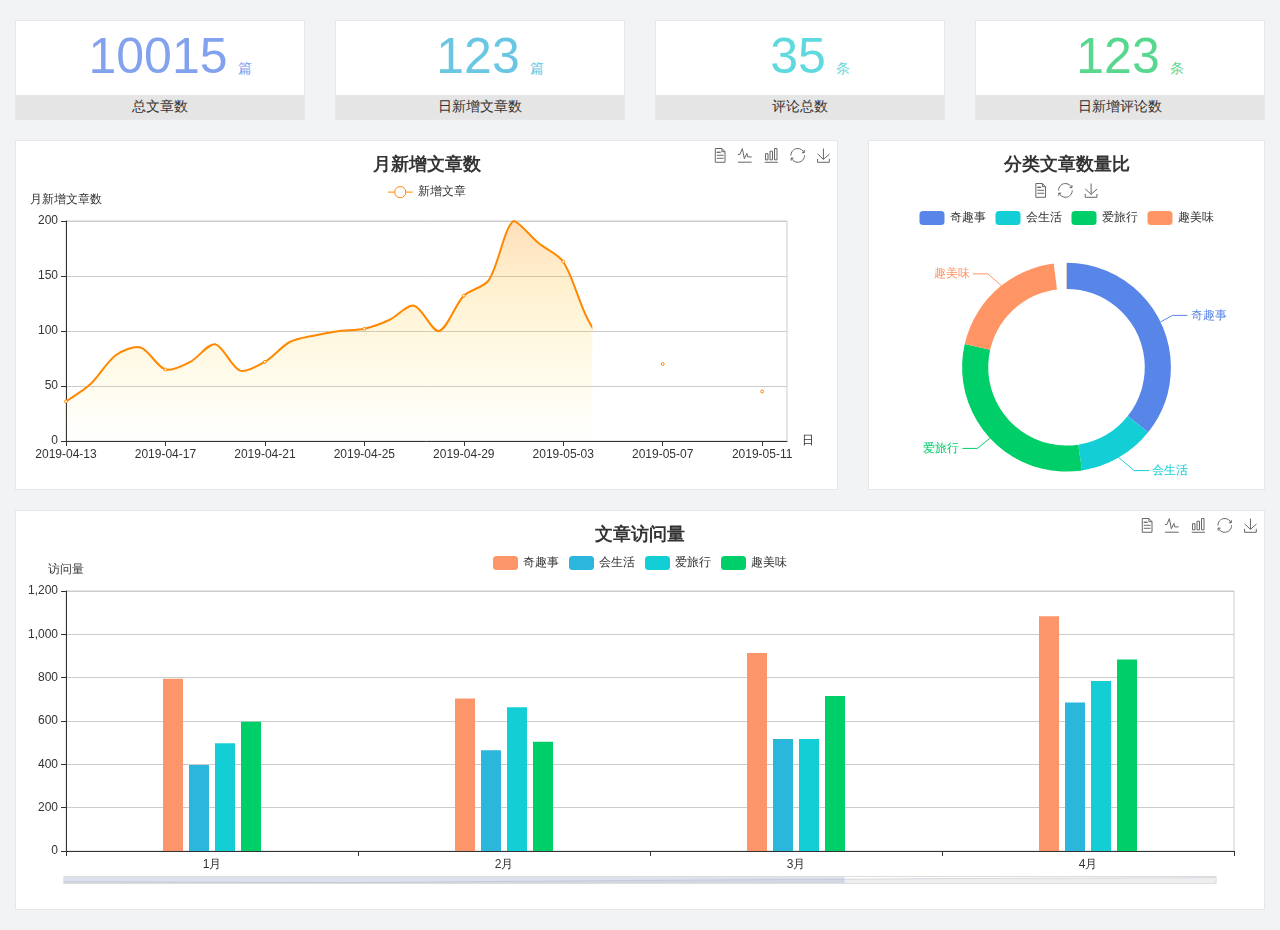
<file: home/dashboard.html>
<!DOCTYPE html>
<html lang="en">

<head>
    <meta charset="UTF-8">
    <meta name="viewport" content="width=device-width, initial-scale=1.0">
    <meta http-equiv="X-UA-Compatible" content="ie=edge">
    <title>图表统计</title>
    <link rel="stylesheet" href="../assets/lib/bootstrap.css" />
    <link rel="stylesheet" href="../assets/lib/main.css" />
    <script src="../assets/lib/jquery.js"></script>
    <script type="text/javascript" src="../assets/lib/echarts.min.js"></script>
</head>

<body>
    <div class="container-fluid">
        <div class="row spannel_list">
            <div class="col-sm-3 col-xs-6">
                <div class="spannel">
                    <em>10015</em><span>篇</span>
                    <b>总文章数</b>
                </div>
            </div>
            <div class="col-sm-3 col-xs-6">
                <div class="spannel scolor01">
                    <em>123</em><span>篇</span>
                    <b>日新增文章数</b>
                </div>
            </div>
            <div class="col-sm-3 col-xs-6">
                <div class="spannel scolor02">
                    <em>35</em><span>条</span>
                    <b>评论总数</b>
                </div>
            </div>
            <div class="col-sm-3 col-xs-6">
                <div class="spannel scolor03">
                    <em>123</em><span>条</span>
                    <b>日新增评论数</b>
                </div>
            </div>
        </div>
    </div>

    <div class="container-fluid">
        <div class="row curve-pie">
            <div class="col-lg-8 col-md-8">
                <div class="gragh_pannel" id="curve_show"></div>
            </div>
            <div class="col-lg-4 col-md-4">
                <div class="gragh_pannel" id="pie_show"></div>
            </div>
        </div>
    </div>

    <div class="container-fluid">
        <div class="column_pannel" id="column_show"></div>
    </div>

    <script>
        var oChart = echarts.init(document.getElementById('curve_show'));
        var aList_all = [{
            'count': 36,
            'date': '2019-04-13'
        }, {
            'count': 52,
            'date': '2019-04-14'
        }, {
            'count': 78,
            'date': '2019-04-15'
        }, {
            'count': 85,
            'date': '2019-04-16'
        }, {
            'count': 65,
            'date': '2019-04-17'
        }, {
            'count': 72,
            'date': '2019-04-18'
        }, {
            'count': 88,
            'date': '2019-04-19'
        }, {
            'count': 64,
            'date': '2019-04-20'
        }, {
            'count': 72,
            'date': '2019-04-21'
        }, {
            'count': 90,
            'date': '2019-04-22'
        }, {
            'count': 96,
            'date': '2019-04-23'
        }, {
            'count': 100,
            'date': '2019-04-24'
        }, {
            'count': 102,
            'date': '2019-04-25'
        }, {
            'count': 110,
            'date': '2019-04-26'
        }, {
            'count': 123,
            'date': '2019-04-27'
        }, {
            'count': 100,
            'date': '2019-04-28'
        }, {
            'count': 132,
            'date': '2019-04-29'
        }, {
            'count': 146,
            'date': '2019-04-30'
        }, {
            'count': 200,
            'date': '2019-05-01'
        }, {
            'count': 180,
            'date': '2019-05-02'
        }, {
            'count': 163,
            'date': '2019-05-03'
        }, {
            'count': 110,
            'date': '2019-05-04'
        }, {
            'count': 80,
            'date': '2019-05-05'
        }, {
            'count': 82,
            'date': '2019-05-06'
        }, {
            'count': 70,
            'date': '2019-05-07'
        }, {
            'count': 65,
            'date': '2019-05-08'
        }, {
            'count': 54,
            'date': '2019-05-09'
        }, {
            'count': 40,
            'date': '2019-05-10'
        }, {
            'count': 45,
            'date': '2019-05-11'
        }, {
            'count': 38,
            'date': '2019-05-12'
        }, ];

        let aCount = [];
        let aDate = [];

        for (var i = 0; i < aList_all.length; i++) {
            aCount.push(aList_all[i].count);
            aDate.push(aList_all[i].date);
        }

        var chartopt = {
            title: {
                text: '月新增文章数',
                left: 'center',
                top: '10'
            },
            tooltip: {
                trigger: 'axis'
            },
            legend: {
                data: ['新增文章'],
                top: '40'
            },
            toolbox: {
                show: true,
                feature: {
                    mark: {
                        show: true
                    },
                    dataView: {
                        show: true,
                        readOnly: false
                    },
                    magicType: {
                        show: true,
                        type: ['line', 'bar']
                    },
                    restore: {
                        show: true
                    },
                    saveAsImage: {
                        show: true
                    }
                }
            },
            calculable: true,
            xAxis: [{
                name: '日',
                type: 'category',
                boundaryGap: false,
                data: aDate
            }],
            yAxis: [{
                name: '月新增文章数',
                type: 'value'
            }],
            series: [{
                name: '新增文章',
                type: 'line',
                smooth: true,
                itemStyle: {
                    normal: {
                        areaStyle: {
                            type: 'default'
                        },
                        color: '#f80'
                    },
                    lineStyle: {
                        color: '#f80'
                    }
                },
                data: aCount
            }],
            areaStyle: {
                normal: {
                    color: new echarts.graphic.LinearGradient(0, 0, 0, 1, [{
                        offset: 0,
                        color: 'rgba(255,136,0,0.39)'
                    }, {
                        offset: .34,
                        color: 'rgba(255,180,0,0.25)'
                    }, {
                        offset: 1,
                        color: 'rgba(255,222,0,0.00)'
                    }])

                }
            },
            grid: {
                show: true,
                x: 50,
                x2: 50,
                y: 80,
                height: 220
            }
        };

        oChart.setOption(chartopt);


        var oPie = echarts.init(document.getElementById('pie_show'));
        var oPieopt = {
            title: {
                top: 10,
                text: '分类文章数量比',
                x: 'center'
            },
            tooltip: {
                trigger: 'item',
                formatter: "{a} <br/>{b} : {c} ({d}%)"
            },
            color: ['#5885e8', '#13cfd5', '#00ce68', '#ff9565'],
            legend: {
                x: 'center',
                top: 65,
                data: ['奇趣事', '会生活', '爱旅行', '趣美味']
            },
            toolbox: {
                show: true,
                x: 'center',
                top: 35,
                feature: {
                    mark: {
                        show: true
                    },
                    dataView: {
                        show: true,
                        readOnly: false
                    },
                    magicType: {
                        show: true,
                        type: ['pie', 'funnel'],
                        option: {
                            funnel: {
                                x: '25%',
                                width: '50%',
                                funnelAlign: 'left',
                                max: 1548
                            }
                        }
                    },
                    restore: {
                        show: true
                    },
                    saveAsImage: {
                        show: true
                    }
                }
            },
            calculable: true,
            series: [{
                name: '访问来源',
                type: 'pie',
                radius: ['45%', '60%'],
                center: ['50%', '65%'],
                data: [{
                    value: 300,
                    name: '奇趣事'
                }, {
                    value: 100,
                    name: '会生活'
                }, {
                    value: 260,
                    name: '爱旅行'
                }, {
                    value: 180,
                    name: '趣美味'
                }]
            }]
        };
        oPie.setOption(oPieopt);



        var oColumn = this.echarts.init(document.getElementById('column_show'));
        var oColumnopt = {
            title: {
                text: '文章访问量',
                left: 'center',
                top: '10'
            },
            tooltip: {
                trigger: 'axis'
            },
            legend: {
                data: ['奇趣事', '会生活', '爱旅行', '趣美味'],
                top: '40'
            },
            toolbox: {
                show: true,
                feature: {
                    mark: {
                        show: true
                    },
                    dataView: {
                        show: true,
                        readOnly: false
                    },
                    magicType: {
                        show: true,
                        type: ['line', 'bar']
                    },
                    restore: {
                        show: true
                    },
                    saveAsImage: {
                        show: true
                    }
                }
            },
            calculable: true,
            xAxis: [{
                type: 'category',
                data: ['1月', '2月', '3月', '4月', '5月']
            }],
            yAxis: [{
                name: '访问量',
                type: 'value'
            }],
            series: [{
                name: '奇趣事',
                type: 'bar',
                barWidth: 20,
                itemStyle: {
                    normal: {
                        areaStyle: {
                            type: 'default'
                        },
                        color: '#fd956a'
                    }
                },
                data: [800, 708, 920, 1090, 1200]
            }, {
                name: '会生活',
                type: 'bar',
                barWidth: 20,
                itemStyle: {
                    normal: {
                        areaStyle: {
                            type: 'default'
                        },
                        color: '#2bb6db'
                    }
                },
                data: [400, 468, 520, 690, 800]
            }, {
                name: '爱旅行',
                type: 'bar',
                barWidth: 20,
                itemStyle: {
                    normal: {
                        areaStyle: {
                            type: 'default'
                        },
                        color: '#13cfd5'
                    }
                },
                data: [500, 668, 520, 790, 900]
            }, {
                name: '趣美味',
                type: 'bar',
                barWidth: 20,
                itemStyle: {
                    normal: {
                        areaStyle: {
                            type: 'default'
                        },
                        color: '#00ce68'
                    }
                },
                data: [600, 508, 720, 890, 1000]
            }],
            grid: {
                show: true,
                x: 50,
                x2: 30,
                y: 80,
                height: 260
            },
            dataZoom: [ //给x轴设置滚动条
                {
                    start: 0, //默认为0
                    end: 100 - 1000 / 31, //默认为100
                    type: 'slider',
                    show: true,
                    xAxisIndex: [0],
                    handleSize: 0, //滑动条的 左右2个滑动条的大小
                    height: 8, //组件高度
                    left: 45, //左边的距离
                    right: 50, //右边的距离
                    bottom: 26, //右边的距离
                    handleColor: '#ddd', //h滑动图标的颜色
                    handleStyle: {
                        borderColor: "#cacaca",
                        borderWidth: "1",
                        shadowBlur: 2,
                        background: "#ddd",
                        shadowColor: "#ddd",
                    }
                }
            ]
        };
        oColumn.setOption(oColumnopt);
    </script>
</body>

</html>
</file>
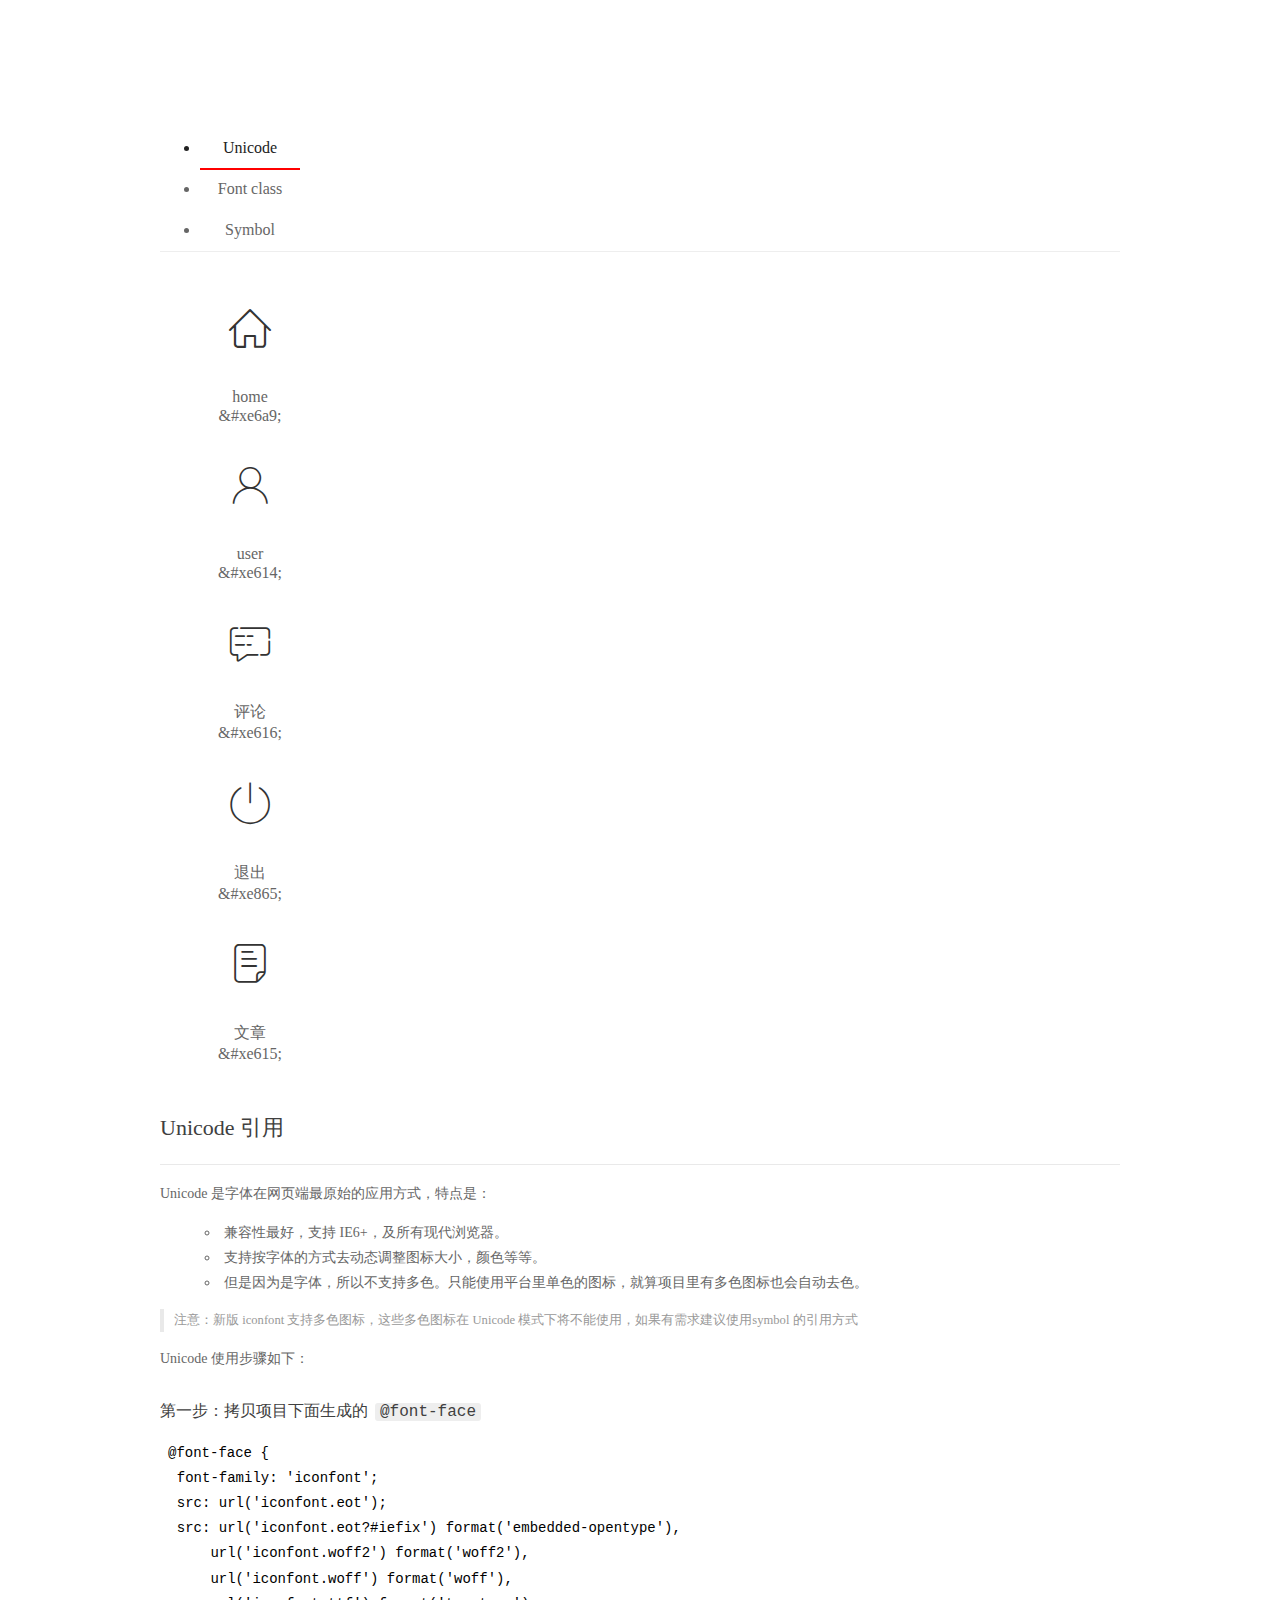
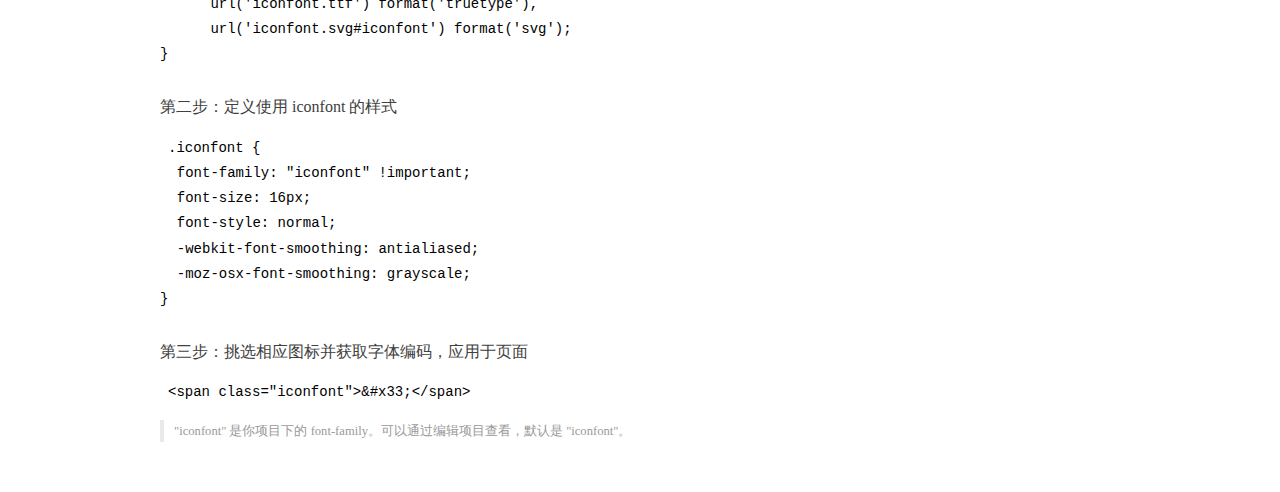
<file: assets/fonts/demo_index.html>
<!DOCTYPE html>
<html>
<head>
  <meta charset="utf-8"/>
  <title>IconFont Demo</title>
  <link rel="shortcut icon" href="https://gtms04.alicdn.com/tps/i4/TB1_oz6GVXXXXaFXpXXJDFnIXXX-64-64.ico" type="image/x-icon"/>
  <link rel="stylesheet" href="https://g.alicdn.com/thx/cube/1.3.2/cube.min.css">
  <link rel="stylesheet" href="demo.css">
  <link rel="stylesheet" href="iconfont.css">
  <script src="iconfont.js"></script>
  <!-- jQuery -->
  <script src="https://a1.alicdn.com/oss/uploads/2018/12/26/7bfddb60-08e8-11e9-9b04-53e73bb6408b.js"></script>
  <!-- 代码高亮 -->
  <script src="https://a1.alicdn.com/oss/uploads/2018/12/26/a3f714d0-08e6-11e9-8a15-ebf944d7534c.js"></script>
</head>
<body>
  <div class="main">
    <h1 class="logo"><a href="https://www.iconfont.cn/" title="iconfont 首页" target="_blank">&#xe86b;</a></h1>
    <div class="nav-tabs">
      <ul id="tabs" class="dib-box">
        <li class="dib active"><span>Unicode</span></li>
        <li class="dib"><span>Font class</span></li>
        <li class="dib"><span>Symbol</span></li>
      </ul>
      
    </div>
    <div class="tab-container">
      <div class="content unicode" style="display: block;">
          <ul class="icon_lists dib-box">
          
            <li class="dib">
              <span class="icon iconfont">&#xe6a9;</span>
                <div class="name">home</div>
                <div class="code-name">&amp;#xe6a9;</div>
              </li>
          
            <li class="dib">
              <span class="icon iconfont">&#xe614;</span>
                <div class="name">user</div>
                <div class="code-name">&amp;#xe614;</div>
              </li>
          
            <li class="dib">
              <span class="icon iconfont">&#xe616;</span>
                <div class="name">评论</div>
                <div class="code-name">&amp;#xe616;</div>
              </li>
          
            <li class="dib">
              <span class="icon iconfont">&#xe865;</span>
                <div class="name">退出</div>
                <div class="code-name">&amp;#xe865;</div>
              </li>
          
            <li class="dib">
              <span class="icon iconfont">&#xe615;</span>
                <div class="name">文章</div>
                <div class="code-name">&amp;#xe615;</div>
              </li>
          
          </ul>
          <div class="article markdown">
          <h2 id="unicode-">Unicode 引用</h2>
          <hr>

          <p>Unicode 是字体在网页端最原始的应用方式，特点是：</p>
          <ul>
            <li>兼容性最好，支持 IE6+，及所有现代浏览器。</li>
            <li>支持按字体的方式去动态调整图标大小，颜色等等。</li>
            <li>但是因为是字体，所以不支持多色。只能使用平台里单色的图标，就算项目里有多色图标也会自动去色。</li>
          </ul>
          <blockquote>
            <p>注意：新版 iconfont 支持多色图标，这些多色图标在 Unicode 模式下将不能使用，如果有需求建议使用symbol 的引用方式</p>
          </blockquote>
          <p>Unicode 使用步骤如下：</p>
          <h3 id="-font-face">第一步：拷贝项目下面生成的 <code>@font-face</code></h3>
<pre><code class="language-css"
>@font-face {
  font-family: 'iconfont';
  src: url('iconfont.eot');
  src: url('iconfont.eot?#iefix') format('embedded-opentype'),
      url('iconfont.woff2') format('woff2'),
      url('iconfont.woff') format('woff'),
      url('iconfont.ttf') format('truetype'),
      url('iconfont.svg#iconfont') format('svg');
}
</code></pre>
          <h3 id="-iconfont-">第二步：定义使用 iconfont 的样式</h3>
<pre><code class="language-css"
>.iconfont {
  font-family: "iconfont" !important;
  font-size: 16px;
  font-style: normal;
  -webkit-font-smoothing: antialiased;
  -moz-osx-font-smoothing: grayscale;
}
</code></pre>
          <h3 id="-">第三步：挑选相应图标并获取字体编码，应用于页面</h3>
<pre>
<code class="language-html"
>&lt;span class="iconfont"&gt;&amp;#x33;&lt;/span&gt;
</code></pre>
          <blockquote>
            <p>"iconfont" 是你项目下的 font-family。可以通过编辑项目查看，默认是 "iconfont"。</p>
          </blockquote>
          </div>
      </div>
      <div class="content font-class">
        <ul class="icon_lists dib-box">
          
          <li class="dib">
            <span class="icon iconfont icon-home"></span>
            <div class="name">
              home
            </div>
            <div class="code-name">.icon-home
            </div>
          </li>
          
          <li class="dib">
            <span class="icon iconfont icon-user"></span>
            <div class="name">
              user
            </div>
            <div class="code-name">.icon-user
            </div>
          </li>
          
          <li class="dib">
            <span class="icon iconfont icon-pinglun"></span>
            <div class="name">
              评论
            </div>
            <div class="code-name">.icon-pinglun
            </div>
          </li>
          
          <li class="dib">
            <span class="icon iconfont icon-tuichu"></span>
            <div class="name">
              退出
            </div>
            <div class="code-name">.icon-tuichu
            </div>
          </li>
          
          <li class="dib">
            <span class="icon iconfont icon-16"></span>
            <div class="name">
              文章
            </div>
            <div class="code-name">.icon-16
            </div>
          </li>
          
        </ul>
        <div class="article markdown">
        <h2 id="font-class-">font-class 引用</h2>
        <hr>

        <p>font-class 是 Unicode 使用方式的一种变种，主要是解决 Unicode 书写不直观，语意不明确的问题。</p>
        <p>与 Unicode 使用方式相比，具有如下特点：</p>
        <ul>
          <li>兼容性良好，支持 IE8+，及所有现代浏览器。</li>
          <li>相比于 Unicode 语意明确，书写更直观。可以很容易分辨这个 icon 是什么。</li>
          <li>因为使用 class 来定义图标，所以当要替换图标时，只需要修改 class 里面的 Unicode 引用。</li>
          <li>不过因为本质上还是使用的字体，所以多色图标还是不支持的。</li>
        </ul>
        <p>使用步骤如下：</p>
        <h3 id="-fontclass-">第一步：引入项目下面生成的 fontclass 代码：</h3>
<pre><code class="language-html">&lt;link rel="stylesheet" href="./iconfont.css"&gt;
</code></pre>
        <h3 id="-">第二步：挑选相应图标并获取类名，应用于页面：</h3>
<pre><code class="language-html">&lt;span class="iconfont icon-xxx"&gt;&lt;/span&gt;
</code></pre>
        <blockquote>
          <p>"
            iconfont" 是你项目下的 font-family。可以通过编辑项目查看，默认是 "iconfont"。</p>
        </blockquote>
      </div>
      </div>
      <div class="content symbol">
          <ul class="icon_lists dib-box">
          
            <li class="dib">
                <svg class="icon svg-icon" aria-hidden="true">
                  <use xlink:href="#icon-home"></use>
                </svg>
                <div class="name">home</div>
                <div class="code-name">#icon-home</div>
            </li>
          
            <li class="dib">
                <svg class="icon svg-icon" aria-hidden="true">
                  <use xlink:href="#icon-user"></use>
                </svg>
                <div class="name">user</div>
                <div class="code-name">#icon-user</div>
            </li>
          
            <li class="dib">
                <svg class="icon svg-icon" aria-hidden="true">
                  <use xlink:href="#icon-pinglun"></use>
                </svg>
                <div class="name">评论</div>
                <div class="code-name">#icon-pinglun</div>
            </li>
          
            <li class="dib">
                <svg class="icon svg-icon" aria-hidden="true">
                  <use xlink:href="#icon-tuichu"></use>
                </svg>
                <div class="name">退出</div>
                <div class="code-name">#icon-tuichu</div>
            </li>
          
            <li class="dib">
                <svg class="icon svg-icon" aria-hidden="true">
                  <use xlink:href="#icon-16"></use>
                </svg>
                <div class="name">文章</div>
                <div class="code-name">#icon-16</div>
            </li>
          
          </ul>
          <div class="article markdown">
          <h2 id="symbol-">Symbol 引用</h2>
          <hr>

          <p>这是一种全新的使用方式，应该说这才是未来的主流，也是平台目前推荐的用法。相关介绍可以参考这篇<a href="">文章</a>
            这种用法其实是做了一个 SVG 的集合，与另外两种相比具有如下特点：</p>
          <ul>
            <li>支持多色图标了，不再受单色限制。</li>
            <li>通过一些技巧，支持像字体那样，通过 <code>font-size</code>, <code>color</code> 来调整样式。</li>
            <li>兼容性较差，支持 IE9+，及现代浏览器。</li>
            <li>浏览器渲染 SVG 的性能一般，还不如 png。</li>
          </ul>
          <p>使用步骤如下：</p>
          <h3 id="-symbol-">第一步：引入项目下面生成的 symbol 代码：</h3>
<pre><code class="language-html">&lt;script src="./iconfont.js"&gt;&lt;/script&gt;
</code></pre>
          <h3 id="-css-">第二步：加入通用 CSS 代码（引入一次就行）：</h3>
<pre><code class="language-html">&lt;style&gt;
.icon {
  width: 1em;
  height: 1em;
  vertical-align: -0.15em;
  fill: currentColor;
  overflow: hidden;
}
&lt;/style&gt;
</code></pre>
          <h3 id="-">第三步：挑选相应图标并获取类名，应用于页面：</h3>
<pre><code class="language-html">&lt;svg class="icon" aria-hidden="true"&gt;
  &lt;use xlink:href="#icon-xxx"&gt;&lt;/use&gt;
&lt;/svg&gt;
</code></pre>
          </div>
      </div>

    </div>
  </div>
  <script>
  $(document).ready(function () {
      $('.tab-container .content:first').show()

      $('#tabs li').click(function (e) {
        var tabContent = $('.tab-container .content')
        var index = $(this).index()

        if ($(this).hasClass('active')) {
          return
        } else {
          $('#tabs li').removeClass('active')
          $(this).addClass('active')

          tabContent.hide().eq(index).fadeIn()
        }
      })
    })
  </script>
</body>
</html>
</file>
<file: assets/lib/main.css>
body{
    font-family:'MicroSoft YaHei';
    background-color: #f2f3f5;
}
.main_wrap{
    position:fixed;
    width:100%;
    height:100%;
    left:0px;
    top:0px;
    background:url('../images/login_bg.jpg'); 
    background-size:100% 100%; 
  }
.header{
    width:1200px;
    overflow: hidden;
    margin:20px auto 0;
}
.heade .logo{
    float: left;
}
.header .copyright{
    float:right;
    font-size:12px;
    color:#fff;
    text-align:right;
    line-height:20px;
    margin-top:10px;
}
.login_form_con{
    position:absolute;
    left:50%;
    top:50%;
    margin-left:-200px;
    margin-top:-155px;
    width:400px;
    height:310px;
    background-color: #edeff0;
}

.login_form{
    position: relative;
}

.login_form .icon-user{
    position:absolute;
    font-size:16px;
    color:#999;
    left:46px;
    top:12px;
}
.login_form .icon-key{
    position:absolute;
    font-size:18px;
    color:#999;
    left:46px;
    top:78px;
}
.login_title{
    height:60px;
    background:url('../images/login_title.png') center center no-repeat #fff;
}
.input_txt,.input_pass,.input_sub{
    display:block;
    width:334px;
    height:37px;
    padding:0px;
    text-indent:40px;
    border:1px solid #ddd;
    margin:27px auto 0;
    outline:none;
}
.input_sub{
    margin-top:40px;
    height:42px;
    background-color: #19b9e7;
    text-indent:0px;
    font-size:18px;
    color:#fff;
    cursor: pointer;
}
.input_sub:hover{
    background-color: #08a0cc;
}

.sider{
    position:fixed;
    left:0;
    top:0;
    bottom:0;
    width:210px;
    background-color: #323745;
}
.sider .logo{
    display:block;
    height:56px;
    background-color: #242732;
    overflow: hidden;
}
.sider .logo img{
    display:block;
    margin:6px auto 0;
}
.user_info{
    height:79px;
    border-bottom:1px solid #5a5e6b;
}

.user_info img{
    float: left;
    width:40px;
    height:40px;
    border-radius:20px;
    margin:19px 0 0 30px;
}
.user_info span{
    float: left;
    width:120px;
    font-size:12px;
    color:#fff;
    margin:23px 0 0 20px;
}
.user_info b{
    float: left;
    width: 120px;
    font-weight:normal;
    font-size:12px;
    color:#adafb5;
    margin:2px 0 0 20px;
}

.menu .level01{
    height:50px;
    line-height:50px;
}
.menu .level01 a{
    display:block;
    height:50px;
    font-size:12px;
    color:#adafb5;
    overflow: hidden;
}
.menu .level01.active a{
    background-color: #1378f0;
    color:#fff;
}
.menu .level01.active i{
    color:#fff;
}

.menu .level01 a:hover{
    background-color: #1378f0;
    color:#fff;
}
.menu .level01 a:hover i{
    color:#fff;
}
.menu .level01 i{
    color:#61646f;
    font-size:22px;
    float: left;
    margin-left:26px;
}
.menu .level01 span{
    float: left;
    margin-left:10px;
}
.menu .level01 b{
    float: right;
    margin-right:20px;
    font-weight:normal;
    transform:rotate(90deg);
    transition:all 500ms ease;
}

.menu .level01 .rotate0{
    transform:rotate(0deg);
}

.menu .level02{
    background: #242732;
    display:none;
}


.menu .level02 li{
    height:40px;
    line-height:40px;
}
.menu .level02 li a{
    display:block;
    height:40px;
    font-size:12px;
    color:#adafb5;
    overflow: hidden;
}

.menu .level02 li a:hover{
    background-color: #1378f0;
    color:#fff;
}

.menu .level02 li i{
    font-size:12px;
    float: left;
    margin-left:60px;
}
.menu .level02 li span{
    font-size:12px;
    float: left;
    margin-left:5px;
}

.menu .level02 .active a{
    color:#ffae00;
}

.header_bar{
    position:fixed;
    left:210px;
    right:0;
    top:0;
    height:56px;
    background-color: #fff;
}

.main{
    position:fixed;
    left:210px;
    top:56px;
    right:0;
    bottom:0;
    background-color: #f2f3f5;
}

.search_form{
    width:218px;
    height:33px;
    border:1px solid #ddd;
    background-color: #f2f3f5;
    border-radius:16px;
    float: left;
    margin:12px 0 0 27px;
}

.search_form input{
    padding:0px;
    margin:0px;
    border:0px;
    float: left;
    background-color: #f2f3f5;
    font-size:12px;
    width:175px;
    height:31px;
    margin-left:12px;
    outline:none;
   
}

.search_form .icon-search{
    line-height:33px;
    cursor: pointer;
    font-size:18px;
    color:#abaebb;
}
.user_center_link{
    float:right;

}
.user_center_link a{
    line-height:56px;
    font-size:12px;
    color:#999;
    margin-right:15px;
}
.user_center_link a:hover{
    color:#ffae00
}

.user_center_link img{
    width:42px;
    height:42px;
    border-radius:32px;
    margin-right:10px;
}

.spannel_list{
    margin-top:20px;
}

.spannel{
	height:100px;
	overflow:hidden;
	text-align:center;
    position:relative;
    background-color: #fff;
    border:1px solid #e7e7e9;
    margin-bottom:20px;
}

.spannel em{
    font-style:normal;
	font-size:50px;
	line-height:50px;
	display:inline-block;
	margin:10px 0 0 20px;
	font-family:'Arial';
	color:#83a2ed;
}

.spannel span{
	font-size:14px;
	display:inline-block;
	color:#83a2ed;
	margin-left:10px;
}

.spannel b{
	position:absolute;
	left:0;
	bottom:0;
	width:100%;
	line-height:24px;
	background:#e5e5e5;
	color:#333;
	font-size:14px;
	font-weight:normal;
}

.scolor01 em,.scolor01 span{
	color:#6ac6e2;
}

.scolor02 em,.scolor02 span{
	color:#5fd9de;
}

.scolor03 em,.scolor03 span{
	color:#58d88e;
}


.gragh_pannel{
    height:350px;
    border:1px solid #e7e7e9;
    background-color: #fff!important; 
    margin-bottom:20px;  
}

.column_pannel{
    margin-bottom:20px;
    height:400px;
    border:1px solid #e7e7e9;
    background-color: #fff!important;   
}

.common_title{
    line-height:42px;
    background-color: #fbfbfb;
    border:1px solid #e7e7e9;
    margin-top:20px;
    text-indent: 15px;
    font-size:14px;
    color:#333;
}

.common_con{
    border:1px solid #e7e7e9;
    border-top:0px;
    background-color: #fff;
    padding-bottom:20px;
    margin-bottom:20px;
}
.opt_btns{
    margin-top:20px;
}

.mp20{
    margin-top:20px;
}

.pagination{   
   margin:0;
}

.article_form{
    margin-top:20px;
}

.form-group{
    margin-bottom:25px;
}

.form-group label{
    font-weight:normal;
    color:#666;
}

.icon-icondate{
    line-height:16px;
}

.user_pic{
    width:100px;
    height:100px;
    margin-bottom:10px;
}

.article_cover{
    width:200px;
    height:200px;
    margin-bottom:10px;
}
</file>
<file: assets/fonts/demo.css>
/* Logo 字体 */
@font-face {
  font-family: "iconfont logo";
  src: url('https://at.alicdn.com/t/font_985780_km7mi63cihi.eot?t=1545807318834');
  src: url('https://at.alicdn.com/t/font_985780_km7mi63cihi.eot?t=1545807318834#iefix') format('embedded-opentype'),
    url('https://at.alicdn.com/t/font_985780_km7mi63cihi.woff?t=1545807318834') format('woff'),
    url('https://at.alicdn.com/t/font_985780_km7mi63cihi.ttf?t=1545807318834') format('truetype'),
    url('https://at.alicdn.com/t/font_985780_km7mi63cihi.svg?t=1545807318834#iconfont') format('svg');
}

.logo {
  font-family: "iconfont logo";
  font-size: 160px;
  font-style: normal;
  -webkit-font-smoothing: antialiased;
  -moz-osx-font-smoothing: grayscale;
}

/* tabs */
.nav-tabs {
  position: relative;
}

.nav-tabs .nav-more {
  position: absolute;
  right: 0;
  bottom: 0;
  height: 42px;
  line-height: 42px;
  color: #666;
}

#tabs {
  border-bottom: 1px solid #eee;
}

#tabs li {
  cursor: pointer;
  width: 100px;
  height: 40px;
  line-height: 40px;
  text-align: center;
  font-size: 16px;
  border-bottom: 2px solid transparent;
  position: relative;
  z-index: 1;
  margin-bottom: -1px;
  color: #666;
}


#tabs .active {
  border-bottom-color: #f00;
  color: #222;
}

.tab-container .content {
  display: none;
}

/* 页面布局 */
.main {
  padding: 30px 100px;
  width: 960px;
  margin: 0 auto;
}

.main .logo {
  color: #333;
  text-align: left;
  margin-bottom: 30px;
  line-height: 1;
  height: 110px;
  margin-top: -50px;
  overflow: hidden;
  *zoom: 1;
}

.main .logo a {
  font-size: 160px;
  color: #333;
}

.helps {
  margin-top: 40px;
}

.helps pre {
  padding: 20px;
  margin: 10px 0;
  border: solid 1px #e7e1cd;
  background-color: #fffdef;
  overflow: auto;
}

.icon_lists {
  width: 100% !important;
  overflow: hidden;
  *zoom: 1;
}

.icon_lists li {
  width: 100px;
  margin-bottom: 10px;
  margin-right: 20px;
  text-align: center;
  list-style: none !important;
  cursor: default;
}

.icon_lists li .code-name {
  line-height: 1.2;
}

.icon_lists .icon {
  display: block;
  height: 100px;
  line-height: 100px;
  font-size: 42px;
  margin: 10px auto;
  color: #333;
  -webkit-transition: font-size 0.25s linear, width 0.25s linear;
  -moz-transition: font-size 0.25s linear, width 0.25s linear;
  transition: font-size 0.25s linear, width 0.25s linear;
}

.icon_lists .icon:hover {
  font-size: 100px;
}

.icon_lists .svg-icon {
  /* 通过设置 font-size 来改变图标大小 */
  width: 1em;
  /* 图标和文字相邻时，垂直对齐 */
  vertical-align: -0.15em;
  /* 通过设置 color 来改变 SVG 的颜色/fill */
  fill: currentColor;
  /* path 和 stroke 溢出 viewBox 部分在 IE 下会显示
      normalize.css 中也包含这行 */
  overflow: hidden;
}

.icon_lists li .name,
.icon_lists li .code-name {
  color: #666;
}

/* markdown 样式 */
.markdown {
  color: #666;
  font-size: 14px;
  line-height: 1.8;
}

.highlight {
  line-height: 1.5;
}

.markdown img {
  vertical-align: middle;
  max-width: 100%;
}

.markdown h1 {
  color: #404040;
  font-weight: 500;
  line-height: 40px;
  margin-bottom: 24px;
}

.markdown h2,
.markdown h3,
.markdown h4,
.markdown h5,
.markdown h6 {
  color: #404040;
  margin: 1.6em 0 0.6em 0;
  font-weight: 500;
  clear: both;
}

.markdown h1 {
  font-size: 28px;
}

.markdown h2 {
  font-size: 22px;
}

.markdown h3 {
  font-size: 16px;
}

.markdown h4 {
  font-size: 14px;
}

.markdown h5 {
  font-size: 12px;
}

.markdown h6 {
  font-size: 12px;
}

.markdown hr {
  height: 1px;
  border: 0;
  background: #e9e9e9;
  margin: 16px 0;
  clear: both;
}

.markdown p {
  margin: 1em 0;
}

.markdown>p,
.markdown>blockquote,
.markdown>.highlight,
.markdown>ol,
.markdown>ul {
  width: 80%;
}

.markdown ul>li {
  list-style: circle;
}

.markdown>ul li,
.markdown blockquote ul>li {
  margin-left: 20px;
  padding-left: 4px;
}

.markdown>ul li p,
.markdown>ol li p {
  margin: 0.6em 0;
}

.markdown ol>li {
  list-style: decimal;
}

.markdown>ol li,
.markdown blockquote ol>li {
  margin-left: 20px;
  padding-left: 4px;
}

.markdown code {
  margin: 0 3px;
  padding: 0 5px;
  background: #eee;
  border-radius: 3px;
}

.markdown strong,
.markdown b {
  font-weight: 600;
}

.markdown>table {
  border-collapse: collapse;
  border-spacing: 0px;
  empty-cells: show;
  border: 1px solid #e9e9e9;
  width: 95%;
  margin-bottom: 24px;
}

.markdown>table th {
  white-space: nowrap;
  color: #333;
  font-weight: 600;
}

.markdown>table th,
.markdown>table td {
  border: 1px solid #e9e9e9;
  padding: 8px 16px;
  text-align: left;
}

.markdown>table th {
  background: #F7F7F7;
}

.markdown blockquote {
  font-size: 90%;
  color: #999;
  border-left: 4px solid #e9e9e9;
  padding-left: 0.8em;
  margin: 1em 0;
}

.markdown blockquote p {
  margin: 0;
}

.markdown .anchor {
  opacity: 0;
  transition: opacity 0.3s ease;
  margin-left: 8px;
}

.markdown .waiting {
  color: #ccc;
}

.markdown h1:hover .anchor,
.markdown h2:hover .anchor,
.markdown h3:hover .anchor,
.markdown h4:hover .anchor,
.markdown h5:hover .anchor,
.markdown h6:hover .anchor {
  opacity: 1;
  display: inline-block;
}

.markdown>br,
.markdown>p>br {
  clear: both;
}


.hljs {
  display: block;
  background: white;
  padding: 0.5em;
  color: #333333;
  overflow-x: auto;
}

.hljs-comment,
.hljs-meta {
  color: #969896;
}

.hljs-string,
.hljs-variable,
.hljs-template-variable,
.hljs-strong,
.hljs-emphasis,
.hljs-quote {
  color: #df5000;
}

.hljs-keyword,
.hljs-selector-tag,
.hljs-type {
  color: #a71d5d;
}

.hljs-literal,
.hljs-symbol,
.hljs-bullet,
.hljs-attribute {
  color: #0086b3;
}

.hljs-section,
.hljs-name {
  color: #63a35c;
}

.hljs-tag {
  color: #333333;
}

.hljs-title,
.hljs-attr,
.hljs-selector-id,
.hljs-selector-class,
.hljs-selector-attr,
.hljs-selector-pseudo {
  color: #795da3;
}

.hljs-addition {
  color: #55a532;
  background-color: #eaffea;
}

.hljs-deletion {
  color: #bd2c00;
  background-color: #ffecec;
}

.hljs-link {
  text-decoration: underline;
}

/* 代码高亮 */
/* PrismJS 1.15.0
https://prismjs.com/download.html#themes=prism&languages=markup+css+clike+javascript */
/**
 * prism.js default theme for JavaScript, CSS and HTML
 * Based on dabblet (http://dabblet.com)
 * @author Lea Verou
 */
code[class*="language-"],
pre[class*="language-"] {
  color: black;
  background: none;
  text-shadow: 0 1px white;
  font-family: Consolas, Monaco, 'Andale Mono', 'Ubuntu Mono', monospace;
  text-align: left;
  white-space: pre;
  word-spacing: normal;
  word-break: normal;
  word-wrap: normal;
  line-height: 1.5;

  -moz-tab-size: 4;
  -o-tab-size: 4;
  tab-size: 4;

  -webkit-hyphens: none;
  -moz-hyphens: none;
  -ms-hyphens: none;
  hyphens: none;
}

pre[class*="language-"]::-moz-selection,
pre[class*="language-"] ::-moz-selection,
code[class*="language-"]::-moz-selection,
code[class*="language-"] ::-moz-selection {
  text-shadow: none;
  background: #b3d4fc;
}

pre[class*="language-"]::selection,
pre[class*="language-"] ::selection,
code[class*="language-"]::selection,
code[class*="language-"] ::selection {
  text-shadow: none;
  background: #b3d4fc;
}

@media print {

  code[class*="language-"],
  pre[class*="language-"] {
    text-shadow: none;
  }
}

/* Code blocks */
pre[class*="language-"] {
  padding: 1em;
  margin: .5em 0;
  overflow: auto;
}

:not(pre)>code[class*="language-"],
pre[class*="language-"] {
  background: #f5f2f0;
}

/* Inline code */
:not(pre)>code[class*="language-"] {
  padding: .1em;
  border-radius: .3em;
  white-space: normal;
}

.token.comment,
.token.prolog,
.token.doctype,
.token.cdata {
  color: slategray;
}

.token.punctuation {
  color: #999;
}

.namespace {
  opacity: .7;
}

.token.property,
.token.tag,
.token.boolean,
.token.number,
.token.constant,
.token.symbol,
.token.deleted {
  color: #905;
}

.token.selector,
.token.attr-name,
.token.string,
.token.char,
.token.builtin,
.token.inserted {
  color: #690;
}

.token.operator,
.token.entity,
.token.url,
.language-css .token.string,
.style .token.string {
  color: #9a6e3a;
  background: hsla(0, 0%, 100%, .5);
}

.token.atrule,
.token.attr-value,
.token.keyword {
  color: #07a;
}

.token.function,
.token.class-name {
  color: #DD4A68;
}

.token.regex,
.token.important,
.token.variable {
  color: #e90;
}

.token.important,
.token.bold {
  font-weight: bold;
}

.token.italic {
  font-style: italic;
}

.token.entity {
  cursor: help;
}
</file>
<file: assets/fonts/iconfont.css>
@font-face {font-family: "iconfont";
  src: url('iconfont.eot?t=1576139966484'); /* IE9 */
  src: url('iconfont.eot?t=1576139966484#iefix') format('embedded-opentype'), /* IE6-IE8 */
  url('[data-uri]') format('woff2'),
  url('iconfont.woff?t=1576139966484') format('woff'),
  url('iconfont.ttf?t=1576139966484') format('truetype'), /* chrome, firefox, opera, Safari, Android, iOS 4.2+ */
  url('iconfont.svg?t=1576139966484#iconfont') format('svg'); /* iOS 4.1- */
}

.iconfont {
  font-family: "iconfont" !important;
  font-size: 16px;
  font-style: normal;
  -webkit-font-smoothing: antialiased;
  -moz-osx-font-smoothing: grayscale;
}

.icon-home:before {
  content: "\e6a9";
}

.icon-user:before {
  content: "\e614";
}

.icon-pinglun:before {
  content: "\e616";
}

.icon-tuichu:before {
  content: "\e865";
}

.icon-16:before {
  content: "\e615";
}
</file>
